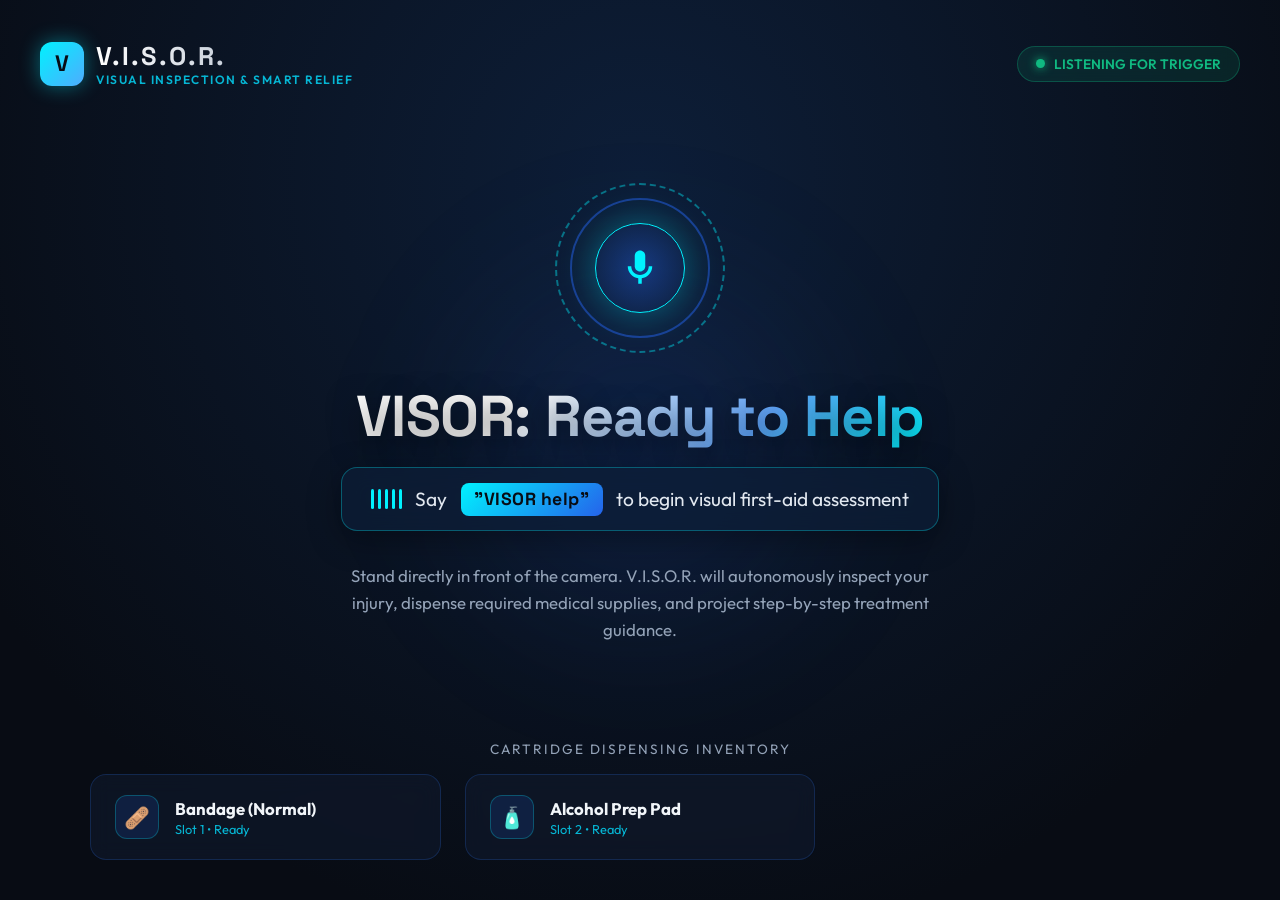
<file: src/pi_logic/assets/standby.html>
<!DOCTYPE html>
<html lang="en">
<head>
  <meta charset="UTF-8">
  <meta name="viewport" content="width=device-width, initial-scale=1.0">
  <title>V.I.S.O.R. - Ready to Help</title>
  <link rel="preconnect" href="https://fonts.googleapis.com">
  <link rel="preconnect" href="https://fonts.gstatic.com" crossorigin>
  <link href="https://fonts.googleapis.com/css2?family=Outfit:wght@300;400;600;700;800&family=Space+Grotesk:wght@500;700&display=swap" rel="stylesheet">
  <style>
    :root {
      --bg-dark: #080c14;
      --bg-gradient: radial-gradient(circle at 50% 20%, #0d1e38 0%, #080c14 80%);
      --card-bg: rgba(16, 26, 44, 0.65);
      --card-border: rgba(45, 120, 255, 0.2);
      --card-hover: rgba(45, 120, 255, 0.35);
      --accent-blue: #2563eb;
      --accent-cyan: #00f2fe;
      --accent-teal: #06b6d4;
      --accent-green: #10b981;
      --text-main: #f8fafc;
      --text-muted: #94a3b8;
      --glow-color: rgba(0, 242, 254, 0.35);
    }

    * {
      box-sizing: border-box;
      margin: 0;
      padding: 0;
      user-select: none;
    }

    body {
      background: var(--bg-gradient);
      background-color: var(--bg-dark);
      color: var(--text-main);
      font-family: 'Outfit', sans-serif;
      min-height: 100vh;
      display: flex;
      flex-direction: column;
      align-items: center;
      justify-content: space-between;
      overflow: hidden;
      padding: 2.5rem;
    }

    /* Ambient dynamic glow in background */
    .glow-orb {
      position: absolute;
      width: 500px;
      height: 500px;
      background: radial-gradient(circle, rgba(37, 99, 235, 0.15) 0%, rgba(0, 0, 0, 0) 70%);
      top: 50%;
      left: 50%;
      transform: translate(-50%, -50%);
      filter: blur(60px);
      z-index: 0;
      pointer-events: none;
      animation: pulseGlow 6s ease-in-out infinite alternate;
    }

    @keyframes pulseGlow {
      0% { transform: translate(-50%, -50%) scale(0.85); opacity: 0.5; }
      100% { transform: translate(-50%, -50%) scale(1.15); opacity: 0.9; }
    }

    /* Header */
    header {
      position: relative;
      z-index: 1;
      display: flex;
      justify-content: space-between;
      align-items: center;
      width: 100%;
      max-width: 1200px;
    }

    .brand {
      display: flex;
      align-items: center;
      gap: 0.75rem;
    }

    .brand-icon {
      width: 44px;
      height: 44px;
      background: linear-gradient(135deg, #00f2fe 0%, #4facfe 100%);
      border-radius: 12px;
      display: flex;
      align-items: center;
      justify-content: center;
      font-family: 'Space Grotesk', sans-serif;
      font-weight: 700;
      color: #080c14;
      font-size: 1.4rem;
      box-shadow: 0 0 20px rgba(0, 242, 254, 0.4);
    }

    .brand-title {
      font-family: 'Space Grotesk', sans-serif;
      font-size: 1.6rem;
      font-weight: 700;
      letter-spacing: 2px;
      background: linear-gradient(90deg, #ffffff, #94a3b8);
      -webkit-background-clip: text;
      -webkit-text-fill-color: transparent;
    }

    .brand-subtitle {
      font-size: 0.75rem;
      color: var(--accent-teal);
      letter-spacing: 1.5px;
      text-transform: uppercase;
      font-weight: 600;
    }

    .status-badge {
      display: flex;
      align-items: center;
      gap: 0.6rem;
      background: rgba(16, 185, 129, 0.12);
      border: 1px solid rgba(16, 185, 129, 0.3);
      padding: 0.5rem 1.1rem;
      border-radius: 9999px;
      font-size: 0.85rem;
      font-weight: 600;
      color: var(--accent-green);
      backdrop-filter: blur(10px);
    }

    .status-pulse {
      width: 9px;
      height: 9px;
      background-color: var(--accent-green);
      border-radius: 50%;
      box-shadow: 0 0 10px var(--accent-green);
      animation: blink 2s infinite ease-in-out;
    }

    @keyframes blink {
      0%, 100% { opacity: 1; transform: scale(1); }
      50% { opacity: 0.3; transform: scale(0.75); }
    }

    /* Main Core Display */
    main {
      position: relative;
      z-index: 1;
      display: flex;
      flex-direction: column;
      align-items: center;
      text-align: center;
      max-width: 900px;
    }

    .visual-ring-container {
      position: relative;
      width: 170px;
      height: 170px;
      display: flex;
      align-items: center;
      justify-content: center;
      margin-bottom: 2rem;
    }

    .visual-ring {
      position: absolute;
      inset: 0;
      border: 2px dashed rgba(0, 242, 254, 0.4);
      border-radius: 50%;
      animation: rotateRing 20s linear infinite;
    }

    .visual-ring-inner {
      position: absolute;
      inset: 15px;
      border: 2px solid rgba(37, 99, 235, 0.5);
      border-radius: 50%;
      animation: rotateRingRev 15s linear infinite;
    }

    @keyframes rotateRing {
      from { transform: rotate(0deg); }
      to { transform: rotate(360deg); }
    }

    @keyframes rotateRingRev {
      from { transform: rotate(360deg); }
      to { transform: rotate(0deg); }
    }

    .mic-icon-circle {
      width: 90px;
      height: 90px;
      background: radial-gradient(circle, rgba(37, 99, 235, 0.4) 0%, rgba(13, 30, 56, 0.8) 100%);
      border: 1px solid var(--accent-cyan);
      border-radius: 50%;
      display: flex;
      align-items: center;
      justify-content: center;
      box-shadow: 0 0 35px var(--glow-color);
    }

    .mic-icon-circle svg {
      width: 42px;
      height: 42px;
      fill: var(--accent-cyan);
    }

    h1.hero-title {
      font-family: 'Space Grotesk', sans-serif;
      font-size: 3.6rem;
      font-weight: 800;
      letter-spacing: -0.5px;
      line-height: 1.1;
      margin-bottom: 1.2rem;
      background: linear-gradient(135deg, #ffffff 30%, #60a5fa 70%, #00f2fe 100%);
      -webkit-background-clip: text;
      -webkit-text-fill-color: transparent;
      text-shadow: 0 10px 30px rgba(0, 0, 0, 0.5);
    }

    .trigger-prompt-box {
      display: inline-flex;
      align-items: center;
      gap: 0.85rem;
      background: rgba(13, 30, 56, 0.7);
      border: 1px solid rgba(0, 242, 254, 0.3);
      padding: 0.9rem 1.8rem;
      border-radius: 16px;
      box-shadow: 0 8px 32px rgba(0, 0, 0, 0.37);
      backdrop-filter: blur(12px);
      margin-bottom: 2rem;
    }

    .trigger-tag {
      background: linear-gradient(135deg, #00f2fe, #2563eb);
      color: #080c14;
      font-weight: 800;
      font-size: 1.1rem;
      padding: 0.35rem 0.85rem;
      border-radius: 8px;
      letter-spacing: 0.5px;
      font-family: 'Space Grotesk', sans-serif;
    }

    .trigger-text {
      font-size: 1.2rem;
      color: #e2e8f0;
      font-weight: 400;
    }

    .description-text {
      color: var(--text-muted);
      font-size: 1.05rem;
      max-width: 620px;
      line-height: 1.6;
    }

    /* Cartridges / Supplies Grid */
    footer {
      position: relative;
      z-index: 1;
      width: 100%;
      max-width: 1100px;
    }

    .supplies-title {
      font-size: 0.85rem;
      text-transform: uppercase;
      letter-spacing: 2px;
      color: var(--text-muted);
      margin-bottom: 1rem;
      text-align: center;
    }

    .supplies-grid {
      display: grid;
      grid-template-columns: repeat(3, 1fr);
      gap: 1.5rem;
      width: 100%;
    }

    .supply-card {
      background: var(--card-bg);
      border: 1px solid var(--card-border);
      padding: 1.25rem 1.5rem;
      border-radius: 16px;
      display: flex;
      align-items: center;
      gap: 1rem;
      backdrop-filter: blur(10px);
      transition: all 0.3s ease;
    }

    .supply-card:hover {
      border-color: var(--card-hover);
      transform: translateY(-2px);
      box-shadow: 0 8px 24px rgba(0, 110, 255, 0.15);
    }

    .supply-icon {
      width: 44px;
      height: 44px;
      background: rgba(37, 99, 235, 0.15);
      border: 1px solid rgba(0, 242, 254, 0.25);
      border-radius: 12px;
      display: flex;
      align-items: center;
      justify-content: center;
      font-size: 1.3rem;
      color: var(--accent-cyan);
    }

    .supply-info {
      display: flex;
      flex-direction: column;
    }

    .supply-name {
      font-weight: 700;
      font-size: 1.05rem;
      color: #f1f5f9;
    }

    .supply-meta {
      font-size: 0.8rem;
      color: var(--accent-teal);
      margin-top: 2px;
    }

    /* Wave effect animation for voice listening */
    .sound-bars {
      display: flex;
      align-items: center;
      gap: 4px;
      height: 20px;
    }

    .bar {
      width: 3px;
      height: 100%;
      background: var(--accent-cyan);
      border-radius: 2px;
      animation: soundWave 1.2s ease-in-out infinite alternate;
    }

    .bar:nth-child(2) { animation-delay: 0.2s; }
    .bar:nth-child(3) { animation-delay: 0.4s; }
    .bar:nth-child(4) { animation-delay: 0.1s; }
    .bar:nth-child(5) { animation-delay: 0.3s; }

    @keyframes soundWave {
      0% { height: 4px; opacity: 0.4; }
      100% { height: 18px; opacity: 1; }
    }
  </style>
</head>
<body>
  <div class="glow-orb"></div>

  <header>
    <div class="brand">
      <div class="brand-icon">V</div>
      <div>
        <div class="brand-title">V.I.S.O.R.</div>
        <div class="brand-subtitle">Visual Inspection & Smart Relief</div>
      </div>
    </div>

    <div class="status-badge" id="system-status-badge">
      <div class="status-pulse"></div>
      <span id="status-text">LISTENING FOR TRIGGER</span>
    </div>
  </header>

  <main>
    <div class="visual-ring-container">
      <div class="visual-ring"></div>
      <div class="visual-ring-inner"></div>
      <div class="mic-icon-circle">
        <svg viewBox="0 0 24 24">
          <path d="M12 14c1.66 0 3-1.34 3-3V5c0-1.66-1.34-3-3-3S9 3.34 9 5v6c0 1.66 1.34 3 3 3z"/>
          <path d="M17 11c0 2.76-2.24 5-5 5s-5-2.24-5-5H5c0 3.53 2.61 6.43 6 6.92V21h2v-3.08c3.39-.49 6-3.39 6-6.92h-2z"/>
        </svg>
      </div>
    </div>

    <h1 class="hero-title">VISOR: Ready to Help</h1>

    <div class="trigger-prompt-box">
      <div class="sound-bars">
        <div class="bar"></div>
        <div class="bar"></div>
        <div class="bar"></div>
        <div class="bar"></div>
        <div class="bar"></div>
      </div>
      <span class="trigger-text">Say</span>
      <span class="trigger-tag">"VISOR help"</span>
      <span class="trigger-text">to begin visual first-aid assessment</span>
    </div>

    <p class="description-text">
      Stand directly in front of the camera. V.I.S.O.R. will autonomously inspect your injury, dispense required medical supplies, and project step-by-step treatment guidance.
    </p>
  </main>

  <footer>
    <div class="supplies-title">Cartridge Dispensing Inventory</div>
    <div class="supplies-grid">
      <div class="supply-card">
        <div class="supply-icon">🩹</div>
        <div class="supply-info">
          <span class="supply-name">Bandage (Normal)</span>
          <span class="supply-meta">Slot 1 &bull; Ready</span>
        </div>
      </div>
      <div class="supply-card">
        <div class="supply-icon">🧴</div>
        <div class="supply-info">
          <span class="supply-name">Alcohol Prep Pad</span>
          <span class="supply-meta">Slot 2 &bull; Ready</span>
        </div>
      </div>
      <!-- [DISABLED: Slot 3 Gauze Pad - 2-item dispensing only]
      <div class="supply-card">
        <div class="supply-icon">📦</div>
        <div class="supply-info">
          <span class="supply-name">Gauze Pad</span>
          <span class="supply-meta">Slot 3 &bull; Ready</span>
        </div>
      </div>
      -->
    </div>
  </footer>
</body>
</html>
</file>
